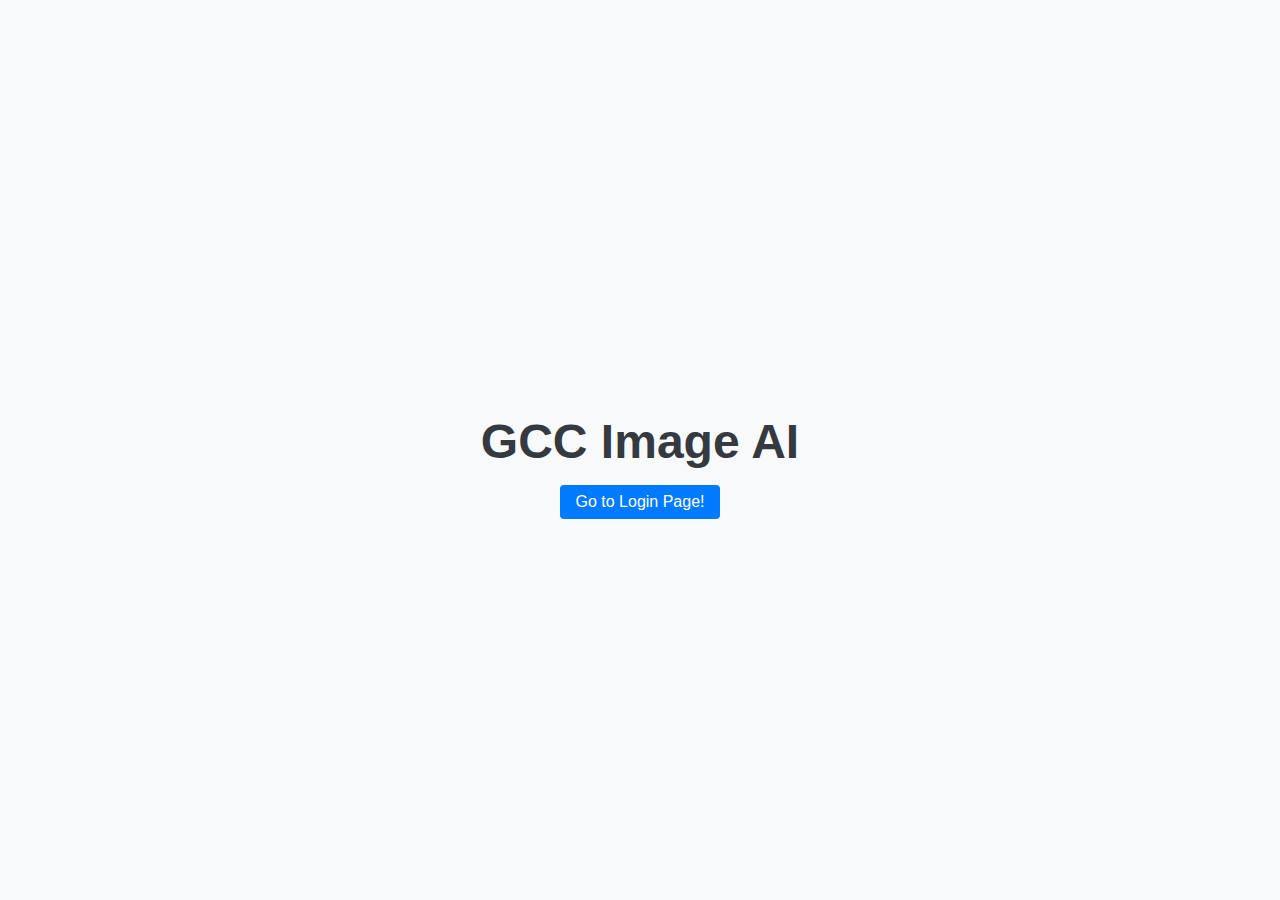
<file: templates/index.html>
<!DOCTYPE html>
<html lang="en">
<head>
    <meta charset="UTF-8">
    <meta name="viewport" content="width=device-width, initial-scale=1.0">
    <title>GCC Image AI</title>
    <link rel="stylesheet" href="/static/css/index.css">
</head>
<body>
    <h1>GCC Image AI</h1>
    <form action="/login" method="get">
        <button type="submit">Go to Login Page!</button>
    </form>
</body>
</html>
</file>
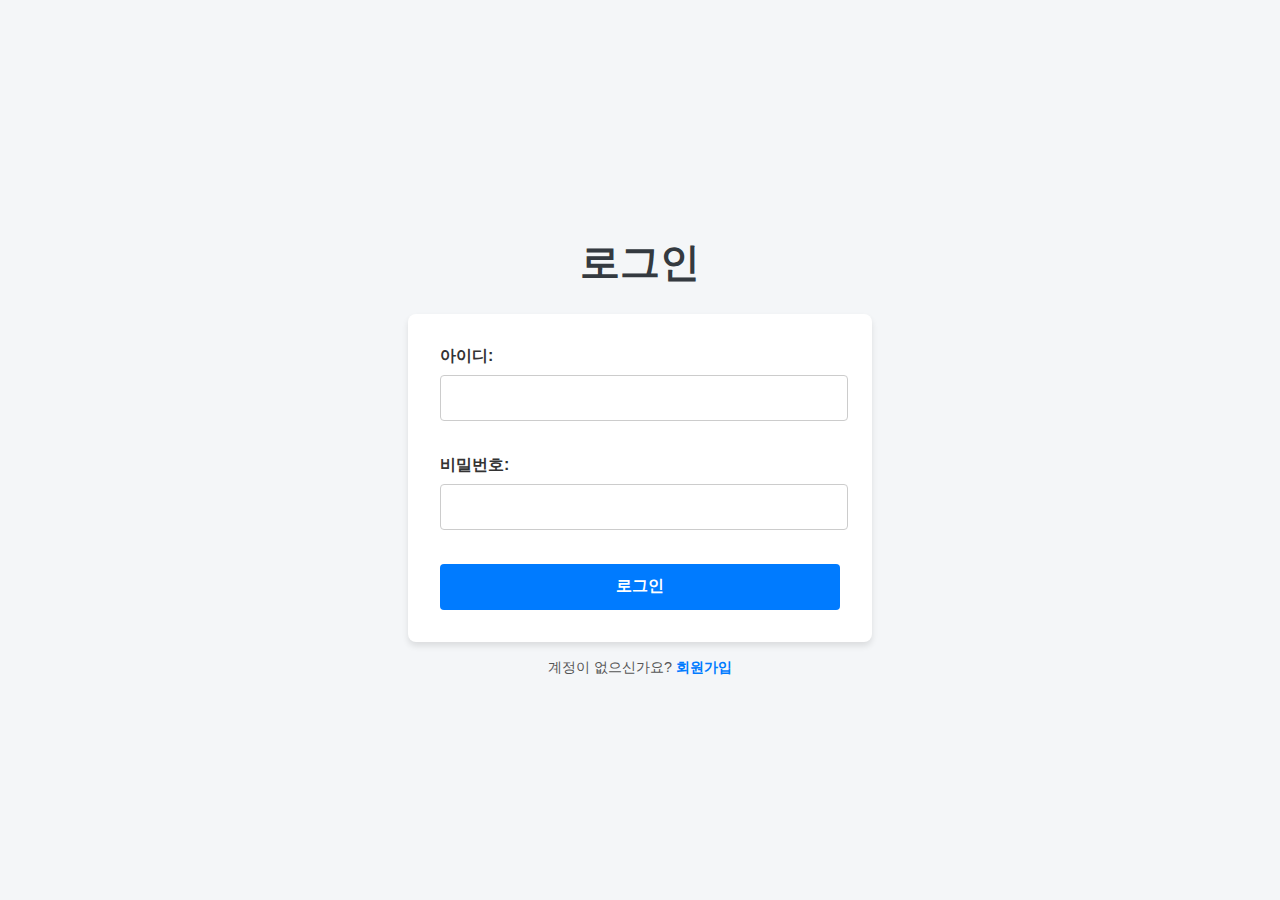
<file: templates/login.html>
<!DOCTYPE html>
<html lang="en">
<head>
    <meta charset="UTF-8">
    <meta name="viewport" content="width=device-width, initial-scale=1.0">
    <title>Login Page</title>
    <link rel="stylesheet" href="/static/css/login.css">
</head>
<body>
    <h1>로그인</h1>

    <!-- 로그인 폼 -->
    <form id="login-form" method="POST">
        <label for="user_id">아이디:</label>
        <input type="text" id="user_id" name="user_id" required>
        <br><br>

        <label for="password">비밀번호:</label>
        <input type="password" id="password" name="password" required>
        <br><br>

        <button type="submit">로그인</button>
    </form>


    <p>계정이 없으신가요? <a href="/register">회원가입</a></p>

    <!-- JavaScript 파일 -->
    <script src="/static/js/login.js"></script>
</body>
</html>
</file>
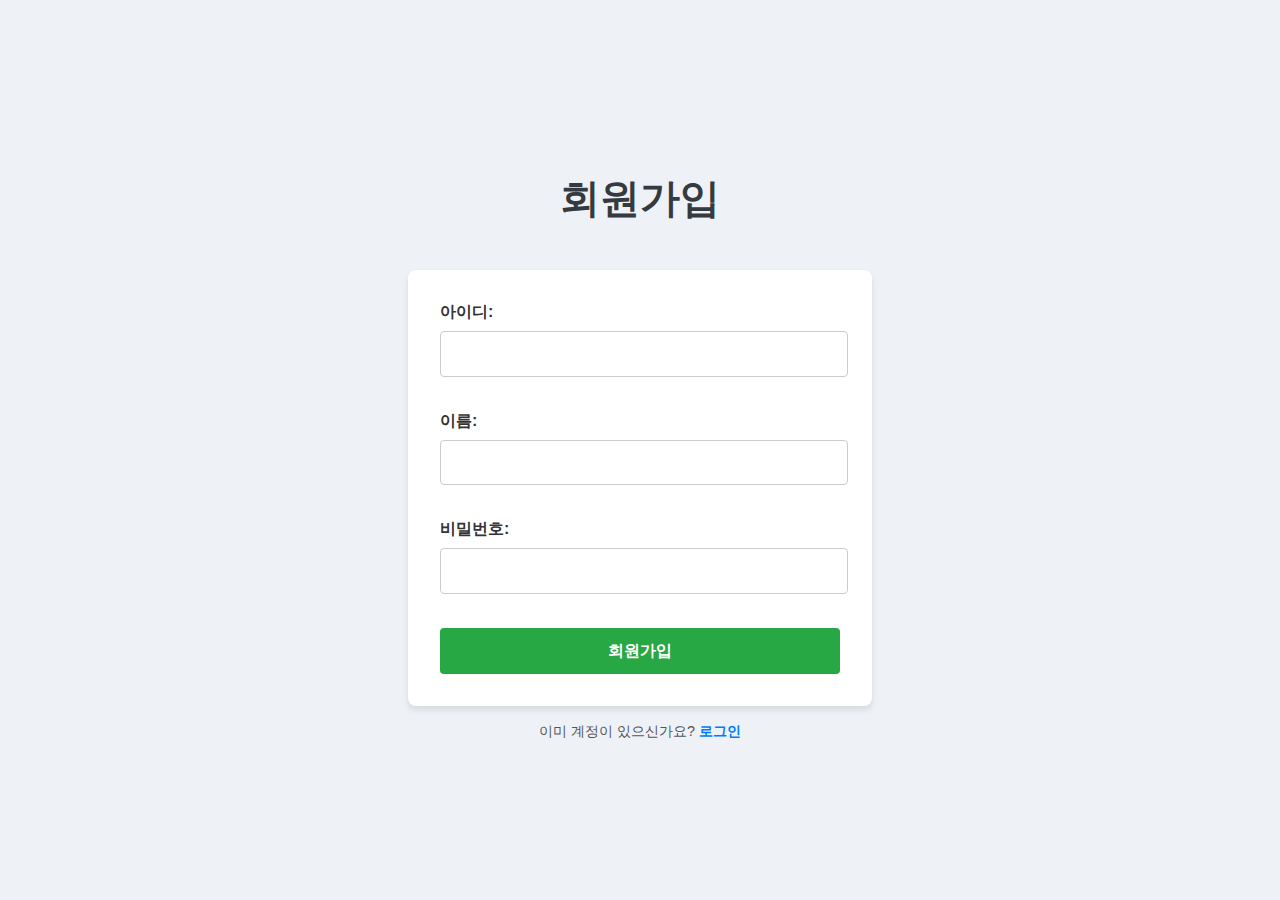
<file: templates/register.html>
<!DOCTYPE html>
<html lang="en">
<head>
    <meta charset="UTF-8">
    <meta name="viewport" content="width=device-width, initial-scale=1.0">
    <title>Register Page</title>
    <link rel="stylesheet" href="/static/css/register.css">
</head>
<body>
    <h1>회원가입</h1>

    <!-- 메시지 표시 영역 -->
    <div id="message" style="margin-bottom: 20px;"></div>

    <!-- 회원가입 폼 -->
    <form id="register-form">
        <label for="user_id">아이디:</label>
        <input type="text" id="user_id" name="user_id" required>
        <br><br>

        <label for="username">이름:</label>
        <input type="text" id="username" name="username" required>
        <br><br>

        <label for="password">비밀번호:</label>
        <input type="password" id="password" name="password" required>
        <br><br>

        <button type="submit">회원가입</button>
    </form>

    <p>이미 계정이 있으신가요? <a href="/login">로그인</a></p>

    <!-- JavaScript 파일 -->
    <script src="/static/js/register.js"></script>
</body>
</html>
</file>
<file: static/css/index.css>
body {
    display: flex;
    flex-direction: column; /* 세로 방향으로 정렬 */
    justify-content: center;
    align-items: center;
    height: 100vh;
    margin: 0;
    background-color: #f8f9fa;
    font-family: Arial, sans-serif;
}

h1 {
    font-size: 3rem;
    font-weight: bold;
    color: #343a40;
    margin-bottom: 1rem; /* 버튼과의 간격 추가 */
}

button {
    font-size: 1rem;
    padding: 0.5rem 1rem;
    background-color: #007bff;
    color: white;
    border: none;
    border-radius: 4px;
    cursor: pointer;
}

button:hover {
    background-color: #0056b3;
}
</file>
<file: static/css/login.css>
body {
    font-family: Arial, sans-serif;
    background-color: #f4f6f8;
    color: #333;
    margin: 0;
    padding: 0;
    display: flex;
    flex-direction: column;
    justify-content: center;
    align-items: center;
    height: 100vh;
}

h1 {
    font-size: 2.5rem;
    color: #343a40;
    margin-bottom: 1.5rem;
}

form {
    background-color: #fff;
    padding: 2rem;
    border-radius: 8px;
    box-shadow: 0 4px 6px rgba(0, 0, 0, 0.1);
    width: 100%;
    max-width: 400px;
    text-align: center;
}

form label {
    font-size: 1rem;
    font-weight: bold;
    display: block;
    margin-bottom: 0.5rem;
    text-align: left;
}

form input {
    width: 95%;
    padding: 0.8rem;
    margin-bottom: 1rem;
    border: 1px solid #ccc;
    border-radius: 4px;
    font-size: 1rem;
}

form button {
    width: 100%;
    padding: 0.8rem;
    font-size: 1rem;
    color: white;
    background-color: #007bff;
    border: none;
    border-radius: 4px;
    cursor: pointer;
    font-weight: bold;
}

form button:hover {
    background-color: #0056b3;
}

p {
    margin-top: 1rem;
    font-size: 0.9rem;
    color: #555;
}

p a {
    color: #007bff;
    text-decoration: none;
    font-weight: bold;
}

p a:hover {
    text-decoration: underline;
}
</file>
<file: static/css/register.css>
body {
    font-family: Arial, sans-serif;
    background-color: #eef2f7;
    color: #333;
    margin: 0;
    padding: 0;
    display: flex;
    flex-direction: column;
    justify-content: center;
    align-items: center;
    height: 100vh;
}

h1 {
    font-size: 2.5rem;
    color: #343a40;
    margin-bottom: 1.5rem;
}

form {
    background-color: #fff;
    padding: 2rem;
    border-radius: 8px;
    box-shadow: 0 4px 6px rgba(0, 0, 0, 0.1);
    width: 100%;
    max-width: 400px;
    text-align: center;
}

form label {
    font-size: 1rem;
    font-weight: bold;
    display: block;
    margin-bottom: 0.5rem;
    text-align: left;
}

form input {
    width: 95%;
    padding: 0.8rem;
    margin-bottom: 1rem;
    border: 1px solid #ccc;
    border-radius: 4px;
    font-size: 1rem;
}

form button {
    width: 100%;
    padding: 0.8rem;
    font-size: 1rem;
    color: white;
    background-color: #28a745;
    border: none;
    border-radius: 4px;
    cursor: pointer;
    font-weight: bold;
}

form button:hover {
    background-color: #218838;
}

#message {
    font-size: 1rem;
    color: #dc3545;
    text-align: center;
}

p {
    margin-top: 1rem;
    font-size: 0.9rem;
    color: #555;
}

p a {
    color: #007bff;
    text-decoration: none;
    font-weight: bold;
}

p a:hover {
    text-decoration: underline;
}
</file>
